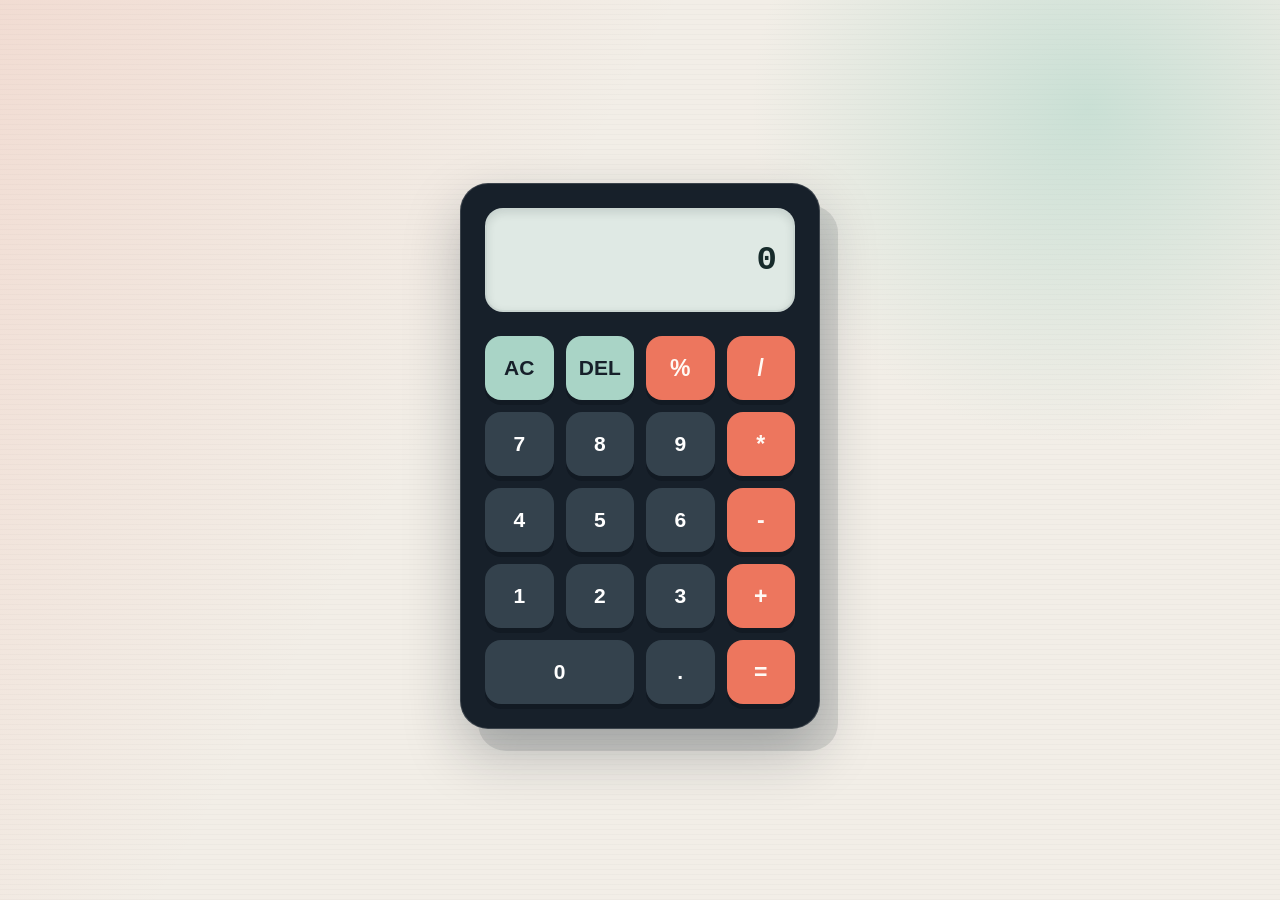
<file: WebDev-L2-Calculator/index.html>
<!DOCTYPE html>
<html lang="en">
<head>
    <meta charset="UTF-8">
    <meta name="viewport" content="width=device-width, initial-scale=1.0">
    <title>Calculator</title>
    <link rel="stylesheet" href="style.css">
</head>

<body>

    <div class="calculator">

        <input type="text" class="screen" id="display" disabled>

        <div class="keys">

           
            <button class="all-clear">AC</button>
            <button class="function" value="DEL">DEL</button>
            <button class="operator" value="%">%</button>
            <button class="operator" value="/">/</button>

           
            <button value="7">7</button>
            <button value="8">8</button>
            <button value="9">9</button>

            <button class="operator" value="*">*</button>

           
            <button value="4">4</button>
            <button value="5">5</button>
            <button value="6">6</button>
            <button class="operator" value="-">-</button>

           
            <button value="1">1</button>
            <button value="2">2</button>
            <button value="3">3</button>
            <button class="operator" value="+">+</button>

           
            <button class="zero" value="0">0</button>
            <button class="decimal" value=".">.</button>
            <button class="operator" value="=">=</button>

        </div>

    </div>

    <script src="script.js"></script>

</body>
</html>
</file>
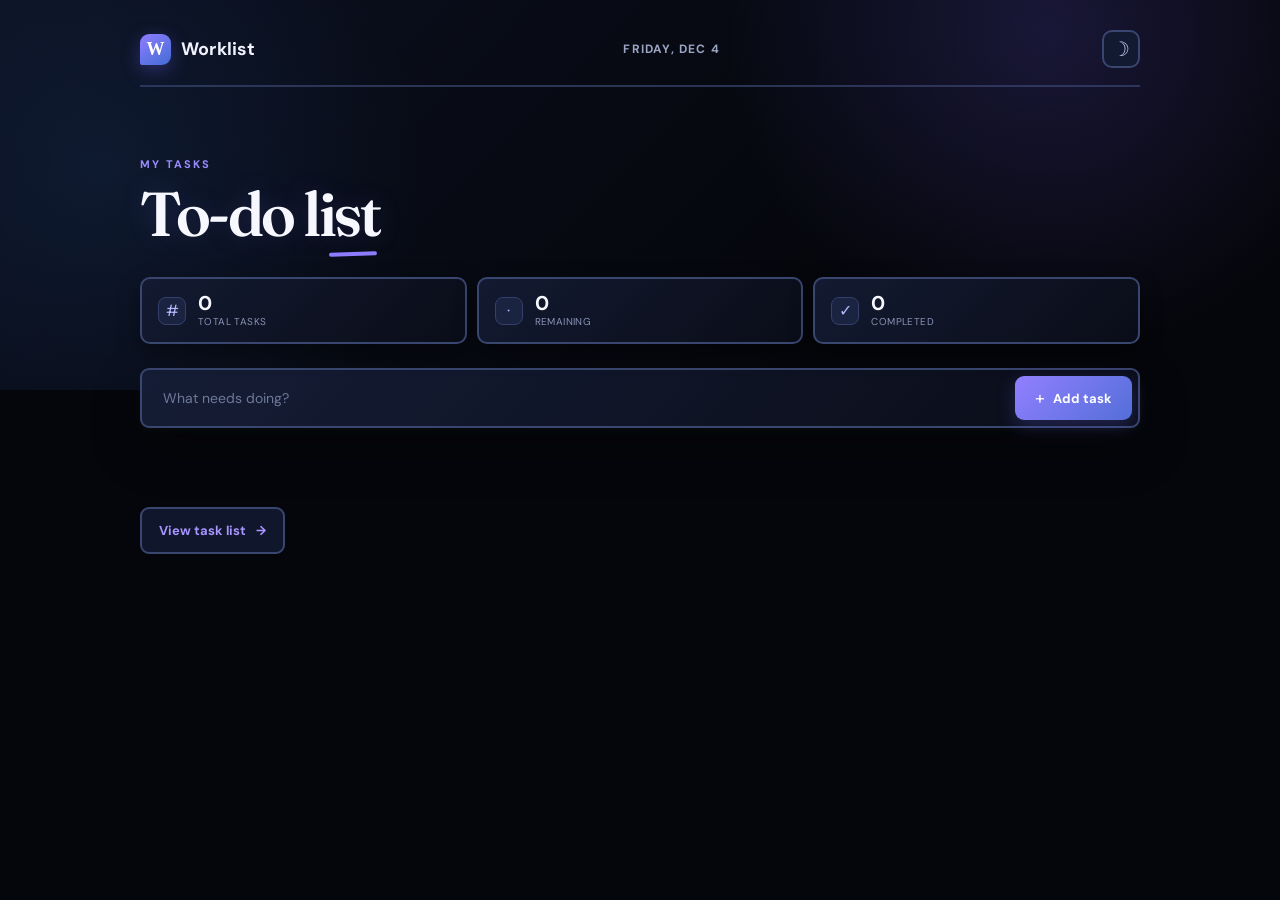
<file: WebDev-L2-ToDoList/index.html>
<!DOCTYPE html>
<html lang="en">
<head>
	<meta charset="UTF-8">
	<meta name="viewport" content="width=device-width, initial-scale=1.0">
	<meta name="theme-color" content="#070912">
	<title>Daylist | To-do list</title>
	<link rel="preconnect" href="https://fonts.googleapis.com">
	<link rel="preconnect" href="https://fonts.gstatic.com" crossorigin>
	<link href="https://fonts.googleapis.com/css2?family=DM+Sans:wght@400;500;600;700&family=Fraunces:opsz,wght@9..144,600;9..144,700&display=swap" rel="stylesheet">
	<link rel="stylesheet" href="style.css">
</head>
<body>
	<main class="app-shell">
		<header class="topbar">
			<a class="brand" href="#" aria-label="Worklist home">
				<span class="brand-mark">W</span>
				<span>Worklist</span>
			</a>
			<div class="date-stamp" id="todayLabel"></div>
			<button class="theme-toggle" id="themeToggle" type="button" aria-label="Switch to light mode" title="Switch to light mode"><span aria-hidden="true">&#9789;</span></button>
		</header>

		<section class="intro" aria-labelledby="pageTitle">
			<p class="eyebrow">MY TASKS</p>
			<h1 id="pageTitle">To-do list</h1>
		</section>

		<section class="overview" aria-label="Task overview">
			<div class="overview-item"><span class="overview-icon">#</span><div><strong id="totalCount">0</strong><span>Total tasks</span></div></div>
			<div class="overview-item"><span class="overview-icon">&middot;</span><div><strong id="overviewPending">0</strong><span>Remaining</span></div></div>
			<div class="overview-item"><span class="overview-icon">&#10003;</span><div><strong id="overviewCompleted">0</strong><span>Completed</span></div></div>
		</section>

		<section class="composer" aria-label="Add a task">
			<form id="taskForm">
				<label class="sr-only" for="taskInput">What needs doing?</label>
				<input id="taskInput" type="text" maxlength="120" placeholder="What needs doing?" autocomplete="off" required>
				<button class="primary-button" type="submit"><span>+</span> Add task</button>
			</form>
			<p class="form-message" id="formMessage" role="status"></p>
		</section>
		<a class="list-link" href="tasks.html">View task list <span aria-hidden="true">&rarr;</span></a>

	</main>
	<script src="script.js"></script>
</body>
</html>
</file>
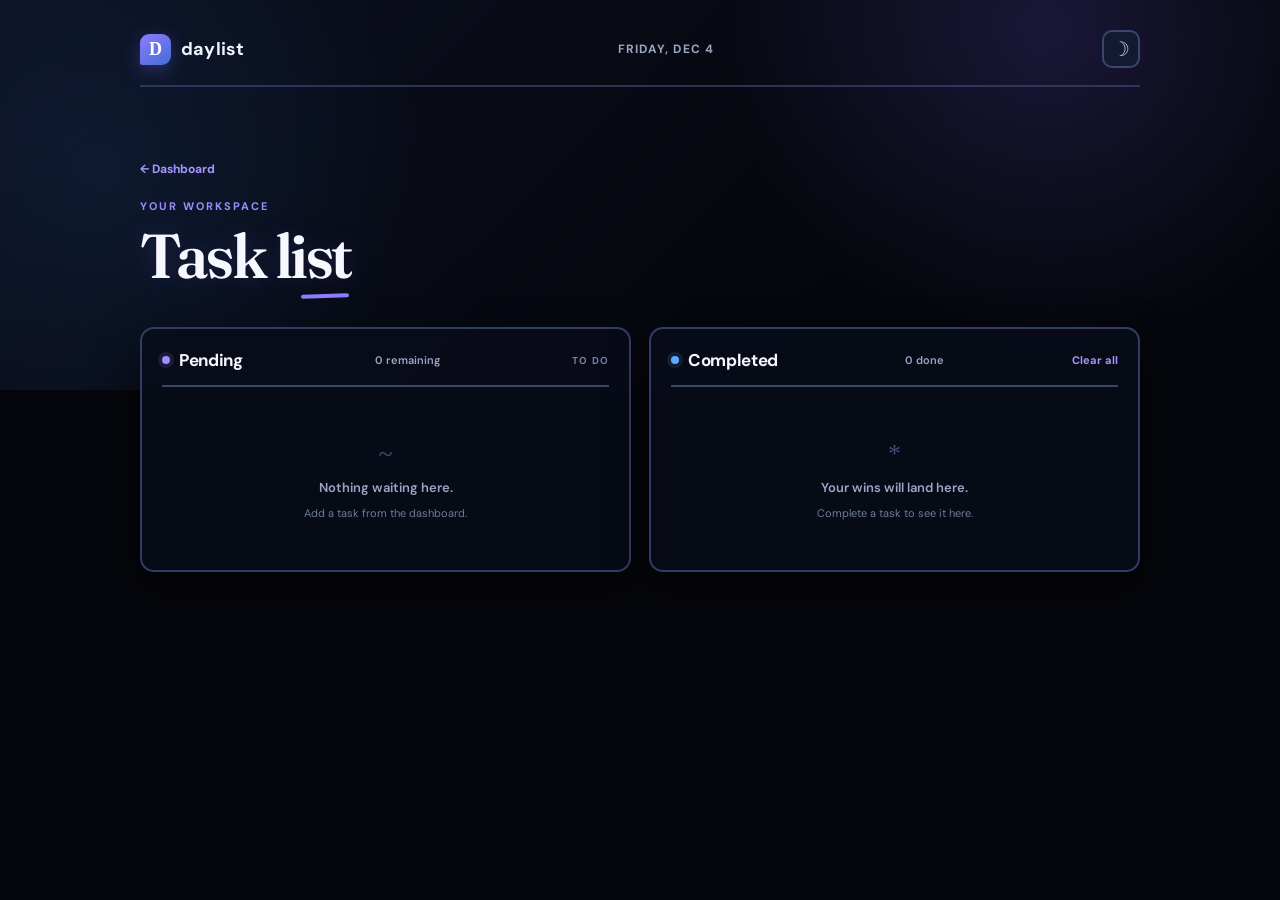
<file: WebDev-L2-ToDoList/tasks.html>
<!DOCTYPE html>
<html lang="en">
<head>
	<meta charset="UTF-8">
	<meta name="viewport" content="width=device-width, initial-scale=1.0">
	<meta name="theme-color" content="#070912">
	<title>Daylist | Task list</title>
	<link rel="preconnect" href="https://fonts.googleapis.com">
	<link rel="preconnect" href="https://fonts.gstatic.com" crossorigin>
	<link href="https://fonts.googleapis.com/css2?family=DM+Sans:wght@400;500;600;700&family=Fraunces:opsz,wght@9..144,600;9..144,700&display=swap" rel="stylesheet">
	<link rel="stylesheet" href="style.css">
</head>
<body>
	<main class="app-shell list-page">
		<header class="topbar">
			<a class="brand" href="index.html" aria-label="Daylist dashboard">
				<span class="brand-mark">D</span>
				<span>daylist</span>
			</a>
			<div class="date-stamp" id="todayLabel"></div>
			<button class="theme-toggle" id="themeToggle" type="button" aria-label="Switch to light mode" title="Switch to light mode"><span aria-hidden="true">&#9789;</span></button>
		</header>

		<section class="intro" aria-labelledby="pageTitle">
			<a class="back-link" href="index.html">&larr; Dashboard</a>
			<p class="eyebrow">YOUR WORKSPACE</p>
			<h1 id="pageTitle">Task list</h1>
		</section>

		<section class="lists" aria-label="Tasks">
			<div class="list-column">
				<div class="section-heading">
					<div class="heading-name"><span class="status-dot pending-dot"></span><h2>Pending</h2></div>
					<span class="count" id="pendingCount">0 remaining</span>
					<span class="section-note">TO DO</span>
				</div>
				<div class="task-list" id="pendingList"></div>
				<div class="empty-state" id="pendingEmpty"><span class="empty-icon">~</span><p>Nothing waiting here.</p><small>Add a task from the dashboard.</small></div>
			</div>

			<div class="list-column completed-column">
				<div class="section-heading">
					<div class="heading-name"><span class="status-dot complete-dot"></span><h2>Completed</h2></div>
					<span class="count" id="completedCount">0 done</span>
					<button class="clear-button" id="clearCompleted" type="button">Clear all</button>
				</div>
				<div class="task-list" id="completedList"></div>
				<div class="empty-state" id="completedEmpty"><span class="empty-icon">*</span><p>Your wins will land here.</p><small>Complete a task to see it here.</small></div>
			</div>
		</section>
	</main>
	<script src="script.js"></script>
</body>
</html>
</file>
<file: WebDev-L2-Calculator/style.css>
* {
    box-sizing: border-box;
    margin: 0;
    padding: 0;
}

:root {
    --ink: #17202a;
    --ink-soft: #293642;
    --paper: #f2eee7;
    --paper-deep: #d9d1c5;
    --display: #dfe9e4;
    --display-ink: #172b2b;
    --number: #34424d;
    --number-hover: #435461;
    --coral: #ed765e;
    --coral-dark: #c95746;
    --mint: #a9d4c6;
    --mint-dark: #6da997;
}

body {
    background-color: var(--paper);
    background-image:
        linear-gradient(120deg, rgba(237, 118, 94, 0.15), transparent 38%),
        radial-gradient(circle at 85% 12%, rgba(169, 212, 198, 0.55), transparent 25%),
        repeating-linear-gradient(0deg, rgba(23, 32, 42, 0.025) 0 1px, transparent 1px 5px);
    min-height: 100vh;
    padding: 52px 24px 40px;
    display: flex;
    justify-content: center;
    align-items: center;
    font-family: "Trebuchet MS", "Segoe UI", sans-serif;
}

.calculator {
    width: min(100%, 360px);
    padding: 24px;
    background: var(--ink);
    border: 1px solid rgba(255, 255, 255, 0.16);
    border-radius: 28px;
    box-shadow: 18px 22px 0 rgba(23, 32, 42, 0.12), 0 24px 55px rgba(23, 32, 42, 0.28);
}

#display {
    width: 100%;
    height: 104px;
    padding: 18px 16px;
    margin-bottom: 24px;
    border: 2px solid rgba(23, 43, 43, 0.1);
    border-radius: 18px;
    outline: none;
    background: var(--display);
    color: var(--display-ink);
    text-align: right;
    font-family: "Courier New", monospace;
    font-size: 34px;
    font-weight: 700;
    overflow: hidden;
    white-space: nowrap;
    box-shadow: inset 0 3px 8px rgba(23, 43, 43, 0.12);
}

.keys {
    display: grid;
    grid-template-columns: repeat(4, 1fr);
    gap: 12px;
}

button {
    height: 64px;
    width: 100%;
    border: none;
    border-radius: 16px;
    box-shadow: 0 5px 0 rgba(10, 17, 23, 0.35);
    font-family: inherit;
    font-size: 21px;
    font-weight: 700;
    cursor: pointer;
    color: white;
    background: var(--number);
    transition: transform 140ms ease, filter 140ms ease, background 140ms ease;
}

button:hover {
    background: var(--number-hover);
    filter: brightness(1.08);
    transform: translateY(-2px);
}

button:active {
    transform: translateY(3px);
    box-shadow: 0 2px 0 rgba(10, 17, 23, 0.35);
}

button:focus-visible {
    outline: 3px solid var(--mint);
    outline-offset: 3px;
}

.function,
.all-clear {
    background: var(--mint);
    color: var(--ink);
}

.function:hover,
.all-clear:hover {
    background: #bde2d5;
}

.operator {
    background: var(--coral);
    color: #fffaf5;
    font-size: 23px;
}

.operator:hover {
    background: var(--coral-dark);
}

.zero {
    grid-column: span 2;
    text-align: center;
}

@media (max-width: 420px) {
    body {
        padding: 30px 14px 24px;
    }

    .calculator {
        padding: 18px;
        border-radius: 22px;
    }

    #display {
        height: 88px;
        margin-bottom: 18px;
        font-size: 28px;
    }

    .keys {
        gap: 9px;
    }

    button {
        height: 58px;
        border-radius: 14px;
    }
}
</file>
<file: WebDev-L2-ToDoList/style.css>
:root {
	--ink: #edf4ee;
	--muted: #9caaa1;
	--line: #30453b;
	--paper: #0d1412;
	--card: #18231e;
	--sage: #77d1a0;
	--sage-dark: #a5edc1;
	--soft-sage: #214936;
	--coral: #ff967d;
	--shadow: 0 20px 50px rgba(0, 0, 0, .3), 0 2px 8px rgba(119, 209, 160, .05);
}

* { 
    box-sizing: border-box;
 }

body {
	min-height: 100vh;
	margin: 0;
	color: var(--ink);
	background: var(--paper);
	font-family: "DM Sans", sans-serif;
}

body::before {
	position: fixed;
	inset: 0 0 auto;
	height: 390px;
	z-index: -1;
	content: "";
	background: radial-gradient(circle at 80% 12%, rgba(55, 126, 91, .3), transparent 31%), radial-gradient(circle at 10% 45%, rgba(255, 150, 125, .08), transparent 25%), linear-gradient(122deg, #15231d 0%, #0d1412 100%);
}

button, input {
     font: inherit; 
    }
button { 
    cursor: pointer; 
}

.app-shell { 
    width: min(1000px, calc(100% - 48px)); margin: 0 auto; padding: 30px 0 42px; 
}
.topbar { 
    display: flex; align-items: center; justify-content: space-between;
 }
.brand {
	display: inline-flex; align-items: center; gap: 10px; color: var(--ink); font-size: 18px; font-weight: 700; letter-spacing: .01em; text-decoration: none; transition: opacity .2s;
 }
.brand:hover { opacity: .8; }
.brand-mark { 
	display: grid; width: 31px; height: 31px; place-items: center; color: #102019; background: linear-gradient(145deg, #9ae8b9, var(--sage)); border-radius: 9px 9px 9px 2px; box-shadow: 0 5px 15px rgba(119,209,160,.25); font-family: Georgia, serif; font-size: 18px;
 }
.date-stamp { 
    color: var(--muted); font-size: 12px; font-weight: 700; letter-spacing: .1em; text-transform: uppercase;
 }
.theme-toggle { display: grid; width: 38px; height: 38px; margin-left: 14px; place-items: center; color: #c2c9ec; border: 2px solid #39466f; border-radius: 10px; background: #121a32; font-size: 20px; line-height: 1; transition: color .2s, background .2s, border-color .2s, transform .2s; }
.theme-toggle:hover, .theme-toggle:focus-visible { color: #fff; border-color: #8d7cff; background: #29275a; outline: 0; transform: rotate(12deg); }

.intro {
     padding: 70px 0 32px;
     }
.eyebrow { 
    margin: 0 0 12px; color: var(--coral); font-size: 11px; font-weight: 700; letter-spacing: .18em;
 }
h1, h2, p { 
    margin-top: 0;
 }
h1 { 
	position: relative; display: inline-block; margin-bottom: 0; font-family: Fraunces, Georgia, serif; font-size: clamp(42px, 6vw, 62px); font-weight: 600; letter-spacing: -.04em; line-height: 1;
 }
h1::after { position: absolute; right: 2px; bottom: -11px; width: 48px; height: 4px; content: ""; border-radius: 4px; background: var(--coral); transform: rotate(-2deg); }
.overview { display: grid; grid-template-columns: repeat(3, 1fr); gap: 10px; margin-bottom: 24px; }
.overview-item { display: flex; align-items: center; gap: 12px; padding: 14px 16px; border: 1px solid var(--line); border-radius: 10px; background: var(--card); box-shadow: 0 8px 20px rgba(0,0,0,.16); }
.overview-icon { display: grid; width: 28px; height: 28px; place-items: center; color: var(--ink); border: 1px solid var(--line); border-radius: 8px; font-size: 16px; }
.overview-item div { display: grid; gap: 2px; }
.overview-item strong { color: var(--ink); font-size: 20px; line-height: 1; }
.overview-item span:last-child { color: var(--muted); font-size: 10px; letter-spacing: .04em; text-transform: uppercase; }

.composer { 
    margin-bottom: 54px;
 }
.composer form { 
	display: flex; gap: 10px; padding: 6px; background: linear-gradient(135deg, #1d2c25, var(--card)); border: 1px solid var(--line); border-radius: 9px; box-shadow: var(--shadow); transition: border-color .2s, box-shadow .2s;
 }
.composer form:focus-within { border-color: var(--sage); box-shadow: 0 0 0 3px rgba(121,173,143,.12), var(--shadow); }
.composer input {
     min-width: 0; flex: 1; padding: 13px 15px; color: var(--ink); border: 0; outline: 0; background: transparent; font-size: 14px;
     }
.composer input::placeholder { 
    color: #728078; 
}
.primary-button { 
	padding: 0 20px; color: #102019; border: 0; border-radius: 9px; background: linear-gradient(135deg, #9ae8b9, var(--sage)); box-shadow: 0 5px 15px rgba(119,209,160,.18); font-size: 13px; font-weight: 700; transition: background .2s, transform .2s, box-shadow .2s
 }
.primary-button:hover { 
	background: linear-gradient(135deg, #b2f3c9, var(--sage-dark)); box-shadow: 0 8px 20px rgba(119,209,160,.25); transform: translateY(-1px); 
}
.primary-button span {
    margin-right: 5px; font-size: 18px; font-weight: 400; vertical-align: -1px; 
}
.form-message { 
    min-height: 18px; margin: 7px 0 0 15px; color: var(--coral); font-size: 12px;
 }
.list-link, .back-link { display: inline-flex; align-items: center; gap: 10px; color: #a895ff; font-size: 13px; font-weight: 700; text-decoration: none; transition: color .2s, gap .2s; }
.list-link:hover, .back-link:hover { color: #c1b7ff; gap: 14px; }
.list-link { padding: 13px 17px; border: 2px solid #39466f; border-radius: 9px; background: #10162b; }
.back-link { margin-bottom: 22px; font-size: 12px; }
.list-page .intro { padding-bottom: 40px; }

.lists {
	display: grid; grid-template-columns: 1fr 1fr; gap: 18px; }
.list-column { padding: 20px; border: 1px solid rgba(45,59,52,.9); border-radius: 14px; background: rgba(21,30,26,.58); }
.list-column { box-shadow: 0 18px 40px rgba(0,0,0,.16); }
.section-heading { display: flex; align-items: center; justify-content: space-between; padding-bottom: 14px; border-bottom: 1px solid var(--line); }
.heading-name { display: flex; align-items: center; gap: 9px; }
.status-dot { width: 8px; height: 8px; border-radius: 50%; }
.pending-dot { background: var(--coral); box-shadow: 0 0 0 4px rgba(237,146,122,.14); }
.complete-dot { background: var(--sage); box-shadow: 0 0 0 4px rgba(121,173,143,.14); }
h2 { margin: 0; font-size: 17px; letter-spacing: -.02em; }
.count { color: var(--muted); font-size: 11px; font-weight: 600; }
.section-note { color: #78867d; font-size: 10px; font-weight: 700; letter-spacing: .12em; }
.clear-button { padding: 4px 0; color: var(--coral); border: 0; background: none; font-size: 11px; font-weight: 700; }
.clear-button:hover { text-decoration: underline; }
.task-list { display: grid; gap: 10px; padding-top: 14px; }
.task-item { display: flex; align-items: center; gap: 12px; min-height: 62px; padding: 10px 12px; background: linear-gradient(135deg, rgba(31,47,39,.96), rgba(22,32,28,.96)); border: 1px solid var(--line); border-radius: 7px; box-shadow: 0 8px 20px rgba(0,0,0,.18); animation: rise .3s ease both; transition: border-color .2s, transform .2s, box-shadow .2s; }
.task-item:hover { border-color: #466652; box-shadow: 0 12px 26px rgba(0,0,0,.25); transform: translateY(-2px); }
.task-check { flex: 0 0 auto; width: 21px; height: 21px; border: 1.5px solid #53645a; border-radius: 7px; background: #18221e; transition: .2s; }
.task-check:hover { border-color: var(--sage); background: var(--soft-sage); }
.task-content { min-width: 0; flex: 1; }
.task-text { overflow-wrap: anywhere; font-size: 14px; line-height: 1.35; }
.task-time { margin-top: 4px; color: #748179; font-size: 10px; }
.task-actions { display: flex; gap: 5px; opacity: 0; transition: opacity .2s; }
.task-item:hover .task-actions, .task-item:focus-within .task-actions { opacity: 1; }
.icon-button { display: grid; width: 32px; height: 32px; place-items: center; color: var(--muted); border: 1px solid transparent; border-radius: 8px; background: #222e28; font-size: 17px; line-height: 1; transition: .2s; }
.icon-button:hover, .icon-button:focus-visible { color: var(--sage-dark); border-color: #bdd0c1; background: var(--soft-sage); outline: 0; transform: translateY(-1px); }
.delete-button:hover, .delete-button:focus-visible { color: #ffad98; border-color: #774b42; background: #3b2723; }
.completed-column .task-item { background: linear-gradient(135deg, rgba(31,58,44,.7), rgba(25,40,32,.7)); box-shadow: 0 5px 15px rgba(0,0,0,.1); }
.completed-column .task-text { color: #81958a; text-decoration: line-through; }
.completed-column .task-check { color: white; border-color: var(--sage); background: var(--sage); font-size: 13px; text-align: center; }
.edit-input { width: 100%; padding: 6px 7px; color: var(--ink); border: 1px solid var(--sage); border-radius: 5px; outline: 0; background: #202c26; font-size: 14px; }
.empty-state { padding: 38px 15px 28px; color: #718078; text-align: center; }
.empty-icon { display: block; margin-bottom: 10px; color: #52635a; font-family: Georgia, serif; font-size: 26px; }
.empty-state p { margin-bottom: 5px; color: #9aaba0; font-size: 13px; font-weight: 600; }
.empty-state small { font-size: 11px; }
.sr-only { position: absolute; width: 1px; height: 1px; padding: 0; overflow: hidden; clip: rect(0,0,0,0); white-space: nowrap; border: 0; }

@keyframes rise { from { opacity: 0; transform: translateY(6px); } to { opacity: 1; transform: translateY(0); } }
@media (max-width: 700px) {
	.app-shell { width: min(100% - 30px, 520px); padding-top: 22px; }
	.date-stamp { font-size: 10px; }
	.intro { padding: 56px 0 28px; }
	.list-page .intro { padding-bottom: 32px; }
	.overview { gap: 7px; }
	.overview-item { gap: 8px; padding: 12px 9px; }
	.overview-icon { width: 24px; height: 24px; }
	.overview-item strong { font-size: 17px; }
	.composer { margin-bottom: 32px; }
	.composer form { display: block; padding: 7px; }
	.composer input { width: 100%; height: 48px; }
	.primary-button { width: 100%; height: 43px; }
	.lists { display: block; }
	.list-column + .list-column { margin-top: 42px; }
	.task-actions { opacity: 1; }
	.list-column { padding: 16px; }
}

/* Monochrome theme */
body { color: #f5f5f5; background: #000; }
body::before { background: radial-gradient(circle at 80% 10%, rgba(255,255,255,.08), transparent 28%), linear-gradient(135deg, #111 0%, #000 70%); }
.brand { color: #f5f5f5; }
.brand-mark { color: #000; background: #fff; box-shadow: 0 5px 15px rgba(255,255,255,.14); }
.date-stamp, .count { color: #999; }
.eyebrow, .clear-button, .form-message { color: #d0d0d0; }
h1, h2 { color: #fff; }
h1::after { background: #fff; }
.composer form { background: linear-gradient(135deg, #191919, #0c0c0c); border-color: #333; }
.composer form:focus-within { border-color: #fff; box-shadow: 0 0 0 3px rgba(255,255,255,.12), 0 20px 50px rgba(0,0,0,.5); }
.composer input { color: #fff; }
.composer input::placeholder { color: #777; }
.primary-button { color: #000; background: #fff; box-shadow: 0 5px 15px rgba(255,255,255,.12); }
.primary-button:hover { color: #000; background: #d8d8d8; box-shadow: 0 8px 20px rgba(255,255,255,.18); }
.list-column { border-color: #292929; background: rgba(12,12,12,.8); box-shadow: 0 18px 40px rgba(0,0,0,.45); }
.pending-dot { background: #fff; box-shadow: 0 0 0 4px rgba(255,255,255,.1); }
.complete-dot { background: #777; box-shadow: 0 0 0 4px rgba(255,255,255,.08); }
.section-note { color: #777; }
.section-heading { border-color: #292929; }
.task-item { background: linear-gradient(135deg, #191919, #0d0d0d); border-color: #2d2d2d; box-shadow: 0 8px 20px rgba(0,0,0,.45); }
.task-item:hover { border-color: #666; box-shadow: 0 12px 26px rgba(0,0,0,.6); }
.task-check { border-color: #666; background: #111; }
.task-check:hover { border-color: #fff; background: #292929; }
.task-time { color: #777; }
.icon-button { color: #aaa; background: #242424; }
.icon-button:hover, .icon-button:focus-visible { color: #fff; border-color: #777; background: #333; }
.delete-button:hover, .delete-button:focus-visible { color: #fff; border-color: #777; background: #444; }
.completed-column .task-item { background: linear-gradient(135deg, #171717, #0b0b0b); }
.completed-column .task-text { color: #888; }
.completed-column .task-check { color: #000; border-color: #fff; background: #fff; }
.edit-input { color: #fff; border-color: #fff; background: #202020; }
.empty-state { color: #777; }
.empty-icon { color: #555; }
.empty-state p { color: #aaa; }
.overview-item { border-color: #292929; background: linear-gradient(135deg, #171717, #0b0b0b); box-shadow: 0 8px 20px rgba(0,0,0,.4); }
.overview-icon { color: #fff; border-color: #444; background: #202020; }
.overview-item strong { color: #fff; }
.overview-item span:last-child { color: #888; }

/* Midnight blue and violet theme */
body { color: #f1f3ff; background: #05060b; }
body::before { background: radial-gradient(circle at 82% 8%, rgba(88,75,190,.24), transparent 29%), radial-gradient(circle at 8% 44%, rgba(45,108,190,.13), transparent 27%), linear-gradient(135deg, #0b1020 0%, #05060b 70%); }
.brand { color: #f1f3ff; }
.brand-mark { color: #fff; background: linear-gradient(145deg, #8f7cff, #426dd5); box-shadow: 0 5px 18px rgba(107,91,230,.34); }
.date-stamp, .count { color: #9ba5c4; }
.eyebrow { color: #9b8cff; }
h1, h2 { color: #f7f8ff; }
h1::after { background: #8d7cff; }
.overview-item { border: 2px solid #39466f; background: linear-gradient(135deg, #131a31, #0a0d18); box-shadow: 0 8px 22px rgba(0,0,0,.42); }
.overview-icon { color: #b4baff; border-color: #34406b; background: #1a2340; }
.overview-item strong { color: #f7f8ff; }
.overview-item span:last-child { color: #8994b7; }
.composer form { background: linear-gradient(135deg, #151d36, #0a0d18); border: 2px solid #39466f; }
.composer form:focus-within { border-color: #8d7cff; box-shadow: 0 0 0 3px rgba(141,124,255,.15), 0 20px 50px rgba(0,0,0,.55); }
.composer input { color: #f7f8ff; }
.composer input::placeholder { color: #6e7898; }
.primary-button { color: #fff; background: linear-gradient(135deg, #927fff, #536fd8); box-shadow: 0 6px 18px rgba(91,88,213,.3); }
.primary-button:hover { color: #fff; background: linear-gradient(135deg, #aa9cff, #6789f0); box-shadow: 0 9px 24px rgba(91,88,213,.42); }
.list-column { border: 2px solid #303d65; background: rgba(9,13,26,.83); box-shadow: 0 18px 42px rgba(0,0,0,.5); }
.section-heading { border-bottom: 2px solid #39466f; }
.pending-dot { background: #a18cff; box-shadow: 0 0 0 4px rgba(141,124,255,.14); }
.complete-dot { background: #5da9ff; box-shadow: 0 0 0 4px rgba(93,169,255,.13); }
.section-note { color: #7480a4; }
.clear-button { color: #a895ff; }
.task-item { background: linear-gradient(135deg, #141c35, #0c1020); border: 2px solid #354570; box-shadow: 0 8px 22px rgba(0,0,0,.48); }
.task-item:hover { border-color: #4b5e9b; box-shadow: 0 13px 28px rgba(0,0,0,.6); }
.task-check { border: 2px solid #6075a8; background: #10172b; }
.task-check:hover { border-color: #8d7cff; background: #25234a; }
.task-time { color: #7180a5; }
.icon-button { color: #a5afce; border: 2px solid #34436e; background: #1a2340; }
.icon-button:hover, .icon-button:focus-visible { color: #dcd8ff; border-color: #7568d8; background: #29275a; }
.delete-button:hover, .delete-button:focus-visible { color: #d5cfff; border-color: #7568d8; background: #302650; }
.completed-column .task-item { background: linear-gradient(135deg, #101b32, #0a1020); }
.completed-column .task-text { color: #8290b5; }
.completed-column .task-check { color: #07101f; border-color: #69aaff; background: #69aaff; }
.edit-input { color: #f7f8ff; border-color: #8d7cff; background: #171d3b; }
.empty-state { color: #6f7b9d; }
.empty-icon { color: #414d77; }
.empty-state p { color: #9ba6c7; }
.app-shell { animation: pageIn .55s ease both; }
.topbar { padding-bottom: 17px; border-bottom: 2px solid rgba(57,70,111,.7); }
h1 { color: #f7f8ff; text-shadow: 0 0 28px rgba(141,124,255,.18); }
.overview-item { transition: transform .2s, border-color .2s, box-shadow .2s; }
.overview-item:hover { border-color: #6578b8; box-shadow: 0 12px 28px rgba(0,0,0,.55); transform: translateY(-3px); }
@keyframes pageIn { from { opacity: 0; transform: translateY(10px); } to { opacity: 1; transform: translateY(0); } }

body[data-theme="light"] { color: #171b2d; background: #f3f5fb; }
body[data-theme="light"]::before { background: radial-gradient(circle at 82% 8%, rgba(124,105,230,.15), transparent 29%), radial-gradient(circle at 8% 44%, rgba(63,132,220,.12), transparent 27%), linear-gradient(135deg, #ffffff 0%, #edf1fa 70%); }
body[data-theme="light"] .brand { color: #171b2d; }
body[data-theme="light"] .brand-mark { color: #fff; background: linear-gradient(145deg, #7462dc, #3566c5); box-shadow: 0 5px 18px rgba(73,77,180,.2); }
body[data-theme="light"] .topbar { border-color: #d9deed; }
body[data-theme="light"] .date-stamp, body[data-theme="light"] .count { color: #68718d; }
body[data-theme="light"] .theme-toggle { color: #4d4b9c; border-color: #cbd1e6; background: #fff; }
body[data-theme="light"] .theme-toggle:hover, body[data-theme="light"] .theme-toggle:focus-visible { color: #fff; border-color: #6555ca; background: #6555ca; }
body[data-theme="light"] h1, body[data-theme="light"] h2 { color: #171b2d; text-shadow: none; }
body[data-theme="light"] h1::after { background: #6555ca; }
body[data-theme="light"] .overview-item { border-color: #d6dced; background: rgba(255,255,255,.82); box-shadow: 0 8px 22px rgba(55,67,110,.1); }
body[data-theme="light"] .overview-item:hover { border-color: #8d7bd8; box-shadow: 0 12px 28px rgba(55,67,110,.18); }
body[data-theme="light"] .overview-icon { color: #4c4895; border-color: #d0d5e8; background: #f0efff; }
body[data-theme="light"] .overview-item strong { color: #171b2d; }
body[data-theme="light"] .overview-item span:last-child { color: #707992; }
body[data-theme="light"] .composer form { background: rgba(255,255,255,.9); border-color: #d0d7e9; box-shadow: 0 16px 35px rgba(55,67,110,.1); }
body[data-theme="light"] .composer form:focus-within { border-color: #7462dc; box-shadow: 0 0 0 3px rgba(116,98,220,.13), 0 16px 35px rgba(55,67,110,.13); }
body[data-theme="light"] .composer input { color: #171b2d; }
body[data-theme="light"] .composer input::placeholder { color: #8992aa; }
body[data-theme="light"] .primary-button { color: #fff; background: linear-gradient(135deg, #7462dc, #3566c5); }
body[data-theme="light"] .primary-button:hover { color: #fff; background: linear-gradient(135deg, #8979e8, #4e7bdd); }
body[data-theme="light"] .list-link { border-color: #c8cce8; background: #f0efff; }
body[data-theme="light"] .list-column { border-color: #d8deee; background: rgba(255,255,255,.72); box-shadow: 0 18px 42px rgba(55,67,110,.1); }
body[data-theme="light"] .section-heading { border-color: #d6dced; }
body[data-theme="light"] .section-note { color: #77809b; }
body[data-theme="light"] .task-item { background: #fff; border-color: #d8deed; box-shadow: 0 8px 22px rgba(55,67,110,.1); }
body[data-theme="light"] .task-item:hover { border-color: #9284dc; box-shadow: 0 13px 28px rgba(55,67,110,.16); }
body[data-theme="light"] .task-check { border-color: #9da8c5; background: #f5f7fc; }
body[data-theme="light"] .task-check:hover { border-color: #7462dc; background: #f0efff; }
body[data-theme="light"] .task-time { color: #7d879f; }
body[data-theme="light"] .icon-button { color: #66718e; border-color: #d6dced; background: #f1f3fa; }
body[data-theme="light"] .icon-button:hover, body[data-theme="light"] .icon-button:focus-visible { color: #4d419f; border-color: #8c7bda; background: #eeecff; }
body[data-theme="light"] .completed-column .task-item { background: #f0f3fb; }
body[data-theme="light"] .completed-column .task-text { color: #7e879e; }
body[data-theme="light"] .completed-column .task-check { color: #fff; border-color: #4e8ddd; background: #4e8ddd; }
body[data-theme="light"] .edit-input { color: #171b2d; border-color: #7462dc; background: #fff; }
body[data-theme="light"] .empty-state { color: #8992a8; }
body[data-theme="light"] .empty-icon { color: #a6aed0; }
body[data-theme="light"] .empty-state p { color: #66718d; }
</file>
